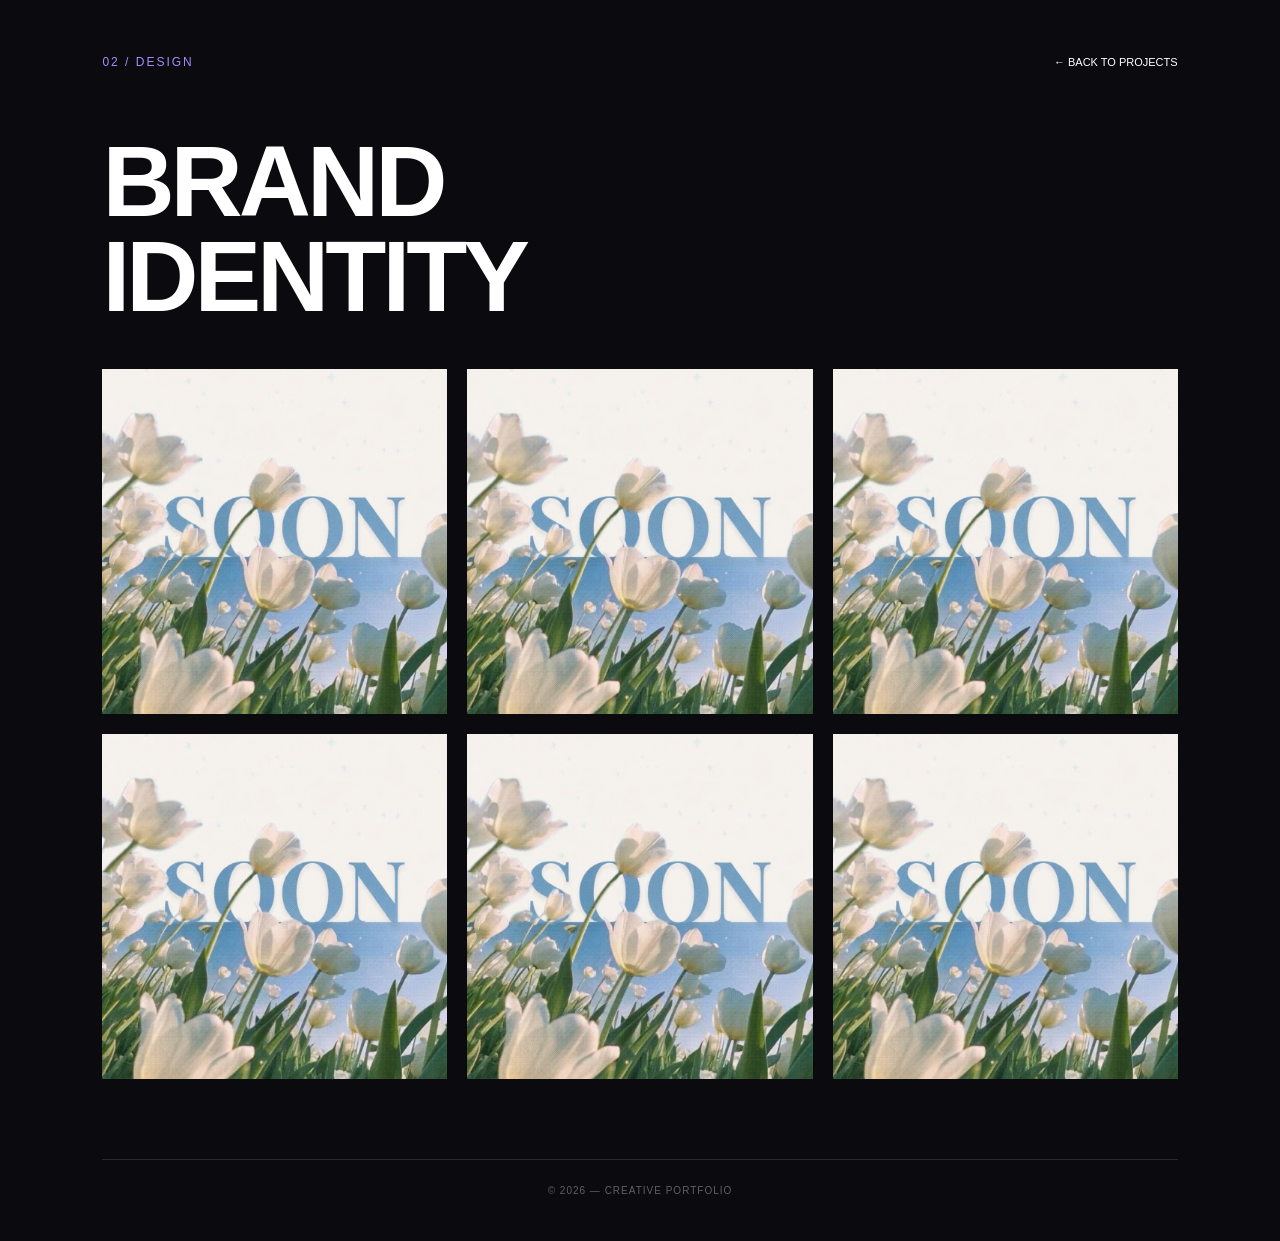
<file: pages/design.html>
<!DOCTYPE html>
<html lang="id">
<head>
    <meta charset="UTF-8">
    <meta name="viewport" content="width=device-width, initial-scale=1.0">

    <title>Creative Event | Portfolio</title>

    <!-- CSS utama -->
    <link rel="stylesheet" href="../css/style.css">

    <!-- CSS khusus gallery -->
    <link rel="stylesheet" href="../css/gallery2.css">
</head>

<body>

    <main class="poster-page">

        <!-- HEADER -->
        <header class="gallery-header">

            <div class="gallery-top">
                <p>02 / DESIGN</p>

                <a href="../index.html" class="back-link">
                    ← BACK TO PROJECTS
                </a>
            </div>

            <h1>
                BRAND<br>
                IDENTITY
            </h1>

        </header>


        <!-- POSTER GALLERY -->
        <section class="poster-gallery">

            <div class="poster-item">
                <img src="../images/design/design1.jpg"
                     alt="Creative Poster 1">
            </div>

            <div class="poster-item">
                <img src="../images/design/design2.jpg"
                     alt="Creative Poster 2">
            </div>

            <div class="poster-item">
                <img src="../images/design/design3.jpg"
                     alt="Creative Poster 3">
            </div>

            <div class="poster-item">
                <img src="../images/design/design4.jpg"
                     alt="Creative Poster 4">
            </div>

            <div class="poster-item">
                <img src="../images/design/design5.jpg"
                     alt="Creative Poster 5">
            </div>

            <div class="poster-item">
                <img src="../images/design/design6.jpg"
                     alt="Creative Poster 6">
            </div>

        </section>

        <footer class="gallery-footer">
            <p>© 2026 — CREATIVE PORTFOLIO</p>
        </footer>

    </main>

</body>
</html>
</file>
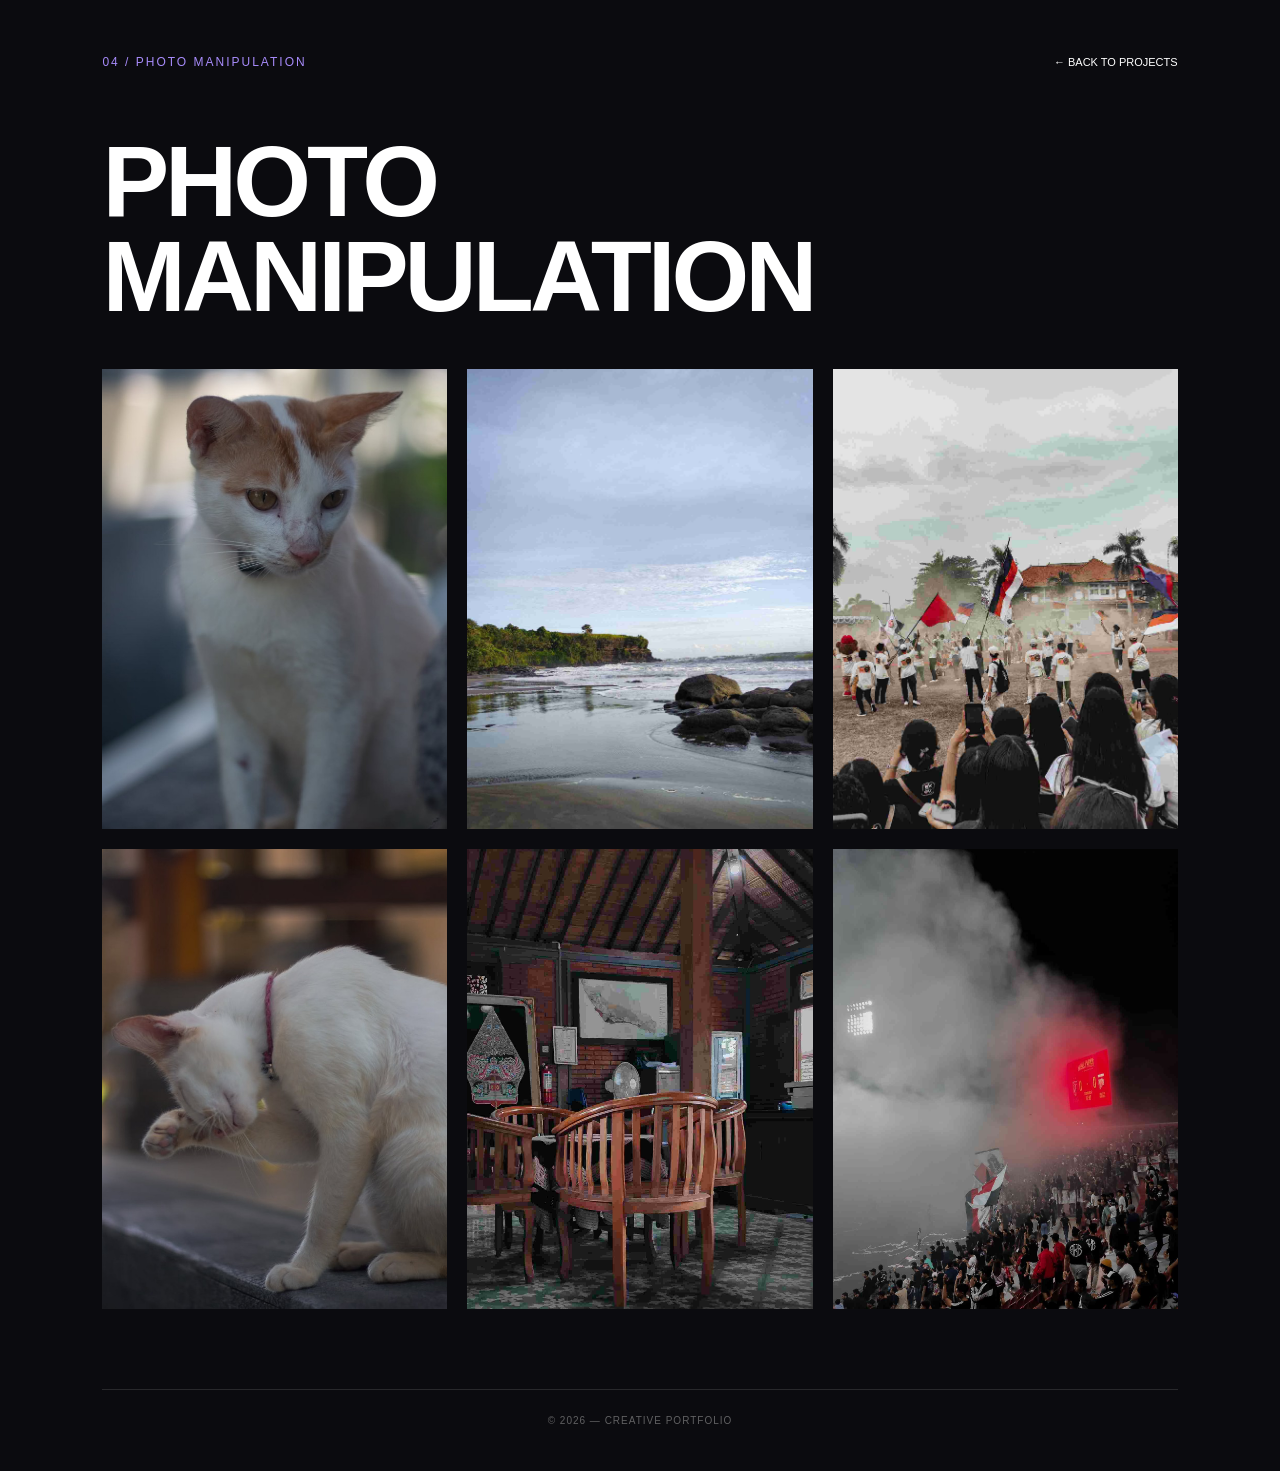
<file: pages/foto.html>
<!DOCTYPE html>
<html lang="id">
<head>
    <meta charset="UTF-8">
    <meta name="viewport" content="width=device-width, initial-scale=1.0">

    <title>Creative Event | Portfolio</title>

    <!-- CSS utama -->
    <link rel="stylesheet" href="../css/style.css">

    <!-- CSS khusus gallery -->
    <link rel="stylesheet" href="../css/gallery3.css">
</head>

<body>

    <main class="poster-page">

        <!-- HEADER -->
        <header class="gallery-header">

            <div class="gallery-top">
                <p>04 / PHOTO MANIPULATION</p>

                <a href="../index.html" class="back-link">
                    ← BACK TO PROJECTS
                </a>
            </div>

            <h1>
                PHOTO <br>
                MANIPULATION
            </h1>

        </header>


        <!-- POSTER GALLERY -->
        <section class="poster-gallery">

            <div class="poster-item">
                <img src="../images/foto/foto1.jpg"
                     alt="Creative Poster 1">
            </div>

            <div class="poster-item">
                <img src="../images/foto/foto2.jpg"
                     alt="Creative Poster 2">
            </div>

            <div class="poster-item">
                <img src="../images/foto/foto3.jpg"
                     alt="Creative Poster 3">
            </div>

            <div class="poster-item">
                <img src="../images/foto/foto4.jpg"
                     alt="Creative Poster 4">
            </div>

            <div class="poster-item">
                <img src="../images/foto/foto5.jpg"
                     alt="Creative Poster 5">
            </div>

            <div class="poster-item">
                <img src="../images/foto/foto6.jpg"
                     alt="Creative Poster 6">
            </div>

        </section>

        <footer class="gallery-footer">
            <p>© 2026 — CREATIVE PORTFOLIO</p>
        </footer>

    </main>

</body>
</html>
</file>
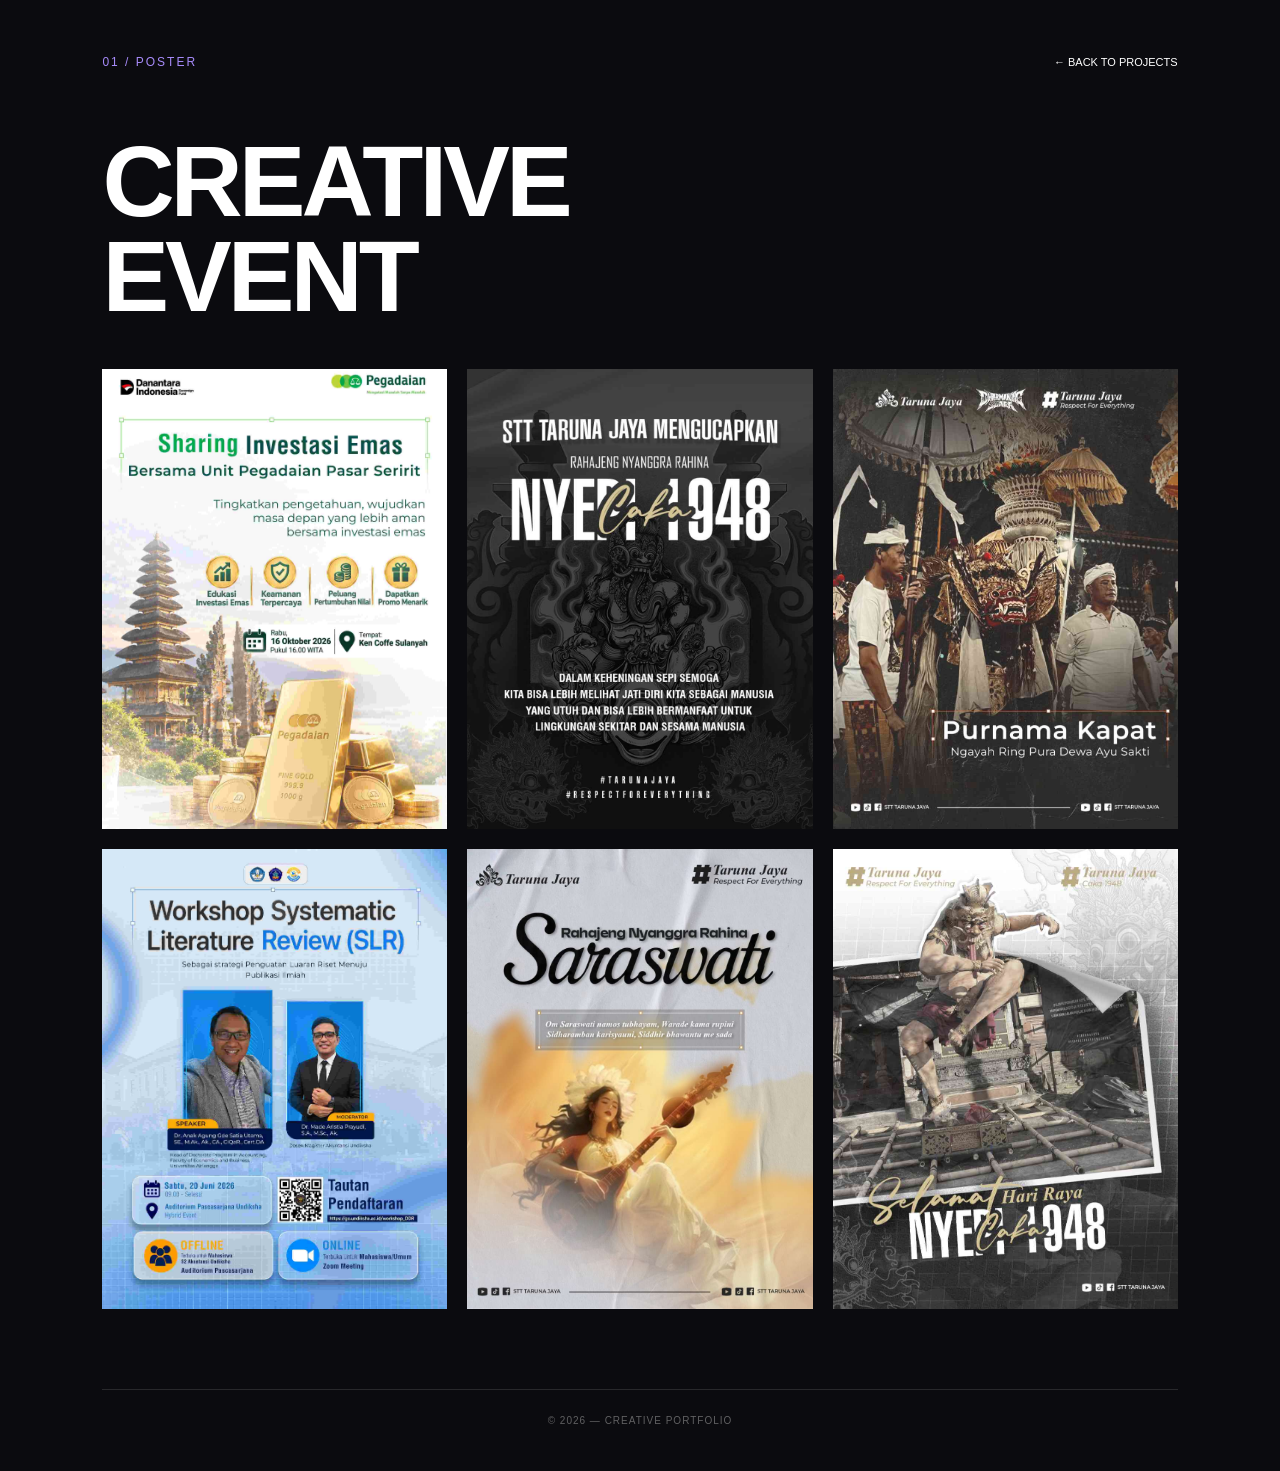
<file: pages/poster.html>
<!DOCTYPE html>
<html lang="id">
<head>
    <meta charset="UTF-8">
    <meta name="viewport" content="width=device-width, initial-scale=1.0">

    <title>Creative Event | Portfolio</title>

    <!-- CSS utama -->
    <link rel="stylesheet" href="../css/style.css">

    <!-- CSS khusus gallery -->
    <link rel="stylesheet" href="../css/gallery.css">
</head>

<body>

    <main class="poster-page">

        <!-- HEADER -->
        <header class="gallery-header">

            <div class="gallery-top">
                <p>01 / POSTER</p>

                <a href="../index.html" class="back-link">
                    ← BACK TO PROJECTS
                </a>
            </div>

            <h1>
                CREATIVE<br>
                EVENT
            </h1>

        </header>


        <!-- POSTER GALLERY -->
        <section class="poster-gallery">

            <div class="poster-item">
                <img src="../images/poster/poster1.jpg"
                     alt="Creative Poster 1">
            </div>

            <div class="poster-item">
                <img src="../images/poster/poster2.jpg"
                     alt="Creative Poster 2">
            </div>

            <div class="poster-item">
                <img src="../images/poster/poster3.jpg"
                     alt="Creative Poster 3">
            </div>

            <div class="poster-item">
                <img src="../images/poster/poster4.jpg"
                     alt="Creative Poster 4">
            </div>

            <div class="poster-item">
                <img src="../images/poster/poster5.jpg"
                     alt="Creative Poster 5">
            </div>

            <div class="poster-item">
                <img src="../images/poster/poster6.jpg"
                     alt="Creative Poster 6">
            </div>

        </section>

        <footer class="gallery-footer">
            <p>© 2026 — CREATIVE PORTFOLIO</p>
        </footer>

    </main>

</body>
</html>
</file>
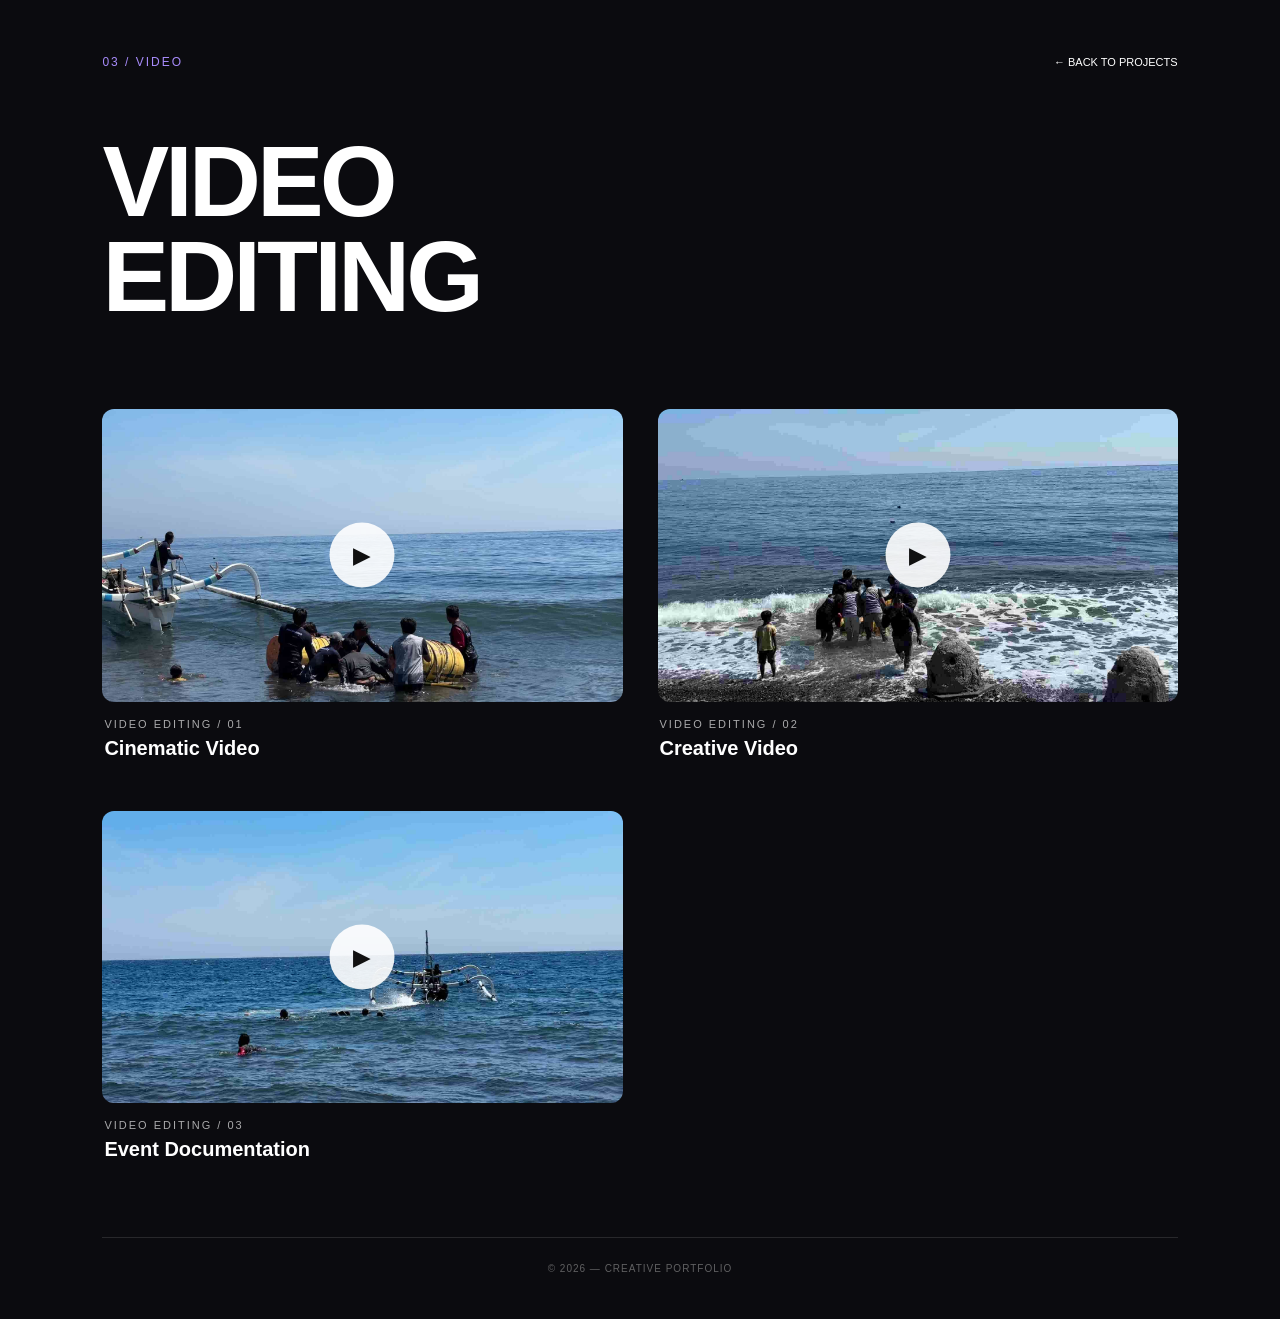
<file: pages/video.html>
<!DOCTYPE html>
<html lang="id">
<head>
    <meta charset="UTF-8">
    <meta name="viewport" content="width=device-width, initial-scale=1.0">

    <title>Video Editing | Creative Portfolio</title>

    <!-- CSS UTAMA -->
    <link rel="stylesheet" href="../css/style.css">

    <!-- CSS GALLERY -->
    <link rel="stylesheet" href="../css/gallery4.css">

    <!-- CSS VIDEO -->
    <link rel="stylesheet" href="../css/video.css">
</head>

<body>

    <main class="poster-page">

        <!-- HEADER -->
        <header class="gallery-header">

            <div class="gallery-top">
                <p>03 / VIDEO</p>

                <a href="../index.html" class="back-link">
                    ← BACK TO PROJECTS
                </a>
            </div>

            <h1>
                VIDEO<br>
                EDITING
            </h1>

        </header>


        <!-- VIDEO GALLERY -->
        <section class="video-gallery">

            <!-- VIDEO 1 -->
            <article class="video-item">

                <button
                    class="video-card"
                    type="button"
                    data-video="../videos/video1.mp4"
                    aria-label="Putar Cinematic Video">

                    <div class="video-thumbnail">

                        <img
                            src="../images/video/thumbnail1.jpg"
                            alt="Cinematic Video">

                        <span class="play-icon">▶</span>

                    </div>

                </button>

                <div class="video-info">
                    <p>VIDEO EDITING / 01</p>
                    <h3>Cinematic Video</h3>
                </div>

            </article>


            <!-- VIDEO 2 -->
            <article class="video-item">

                <button
                    class="video-card"
                    type="button"
                    data-video="../videos/video2.mp4"
                    aria-label="Putar Creative Video">

                    <div class="video-thumbnail">

                        <img
                            src="../images/video/thumbnail2.jpg"
                            alt="Creative Video">

                        <span class="play-icon">▶</span>

                    </div>

                </button>

                <div class="video-info">
                    <p>VIDEO EDITING / 02</p>
                    <h3>Creative Video</h3>
                </div>

            </article>


            <!-- VIDEO 3 -->
            <article class="video-item">

                <button
                    class="video-card"
                    type="button"
                    data-video="../videos/video3.mp4"
                    aria-label="Putar Event Documentation">

                    <div class="video-thumbnail">

                        <img
                            src="../images/video/thumbnail3.jpg"
                            alt="Event Documentation">

                        <span class="play-icon">▶</span>

                    </div>

                </button>

                <div class="video-info">
                    <p>VIDEO EDITING / 03</p>
                    <h3>Event Documentation</h3>
                </div>

            </article>

        </section>


        <!-- FOOTER -->
        <footer class="gallery-footer">
            <p>© 2026 — CREATIVE PORTFOLIO</p>
        </footer>

    </main>


    <!-- VIDEO POPUP MODAL -->
    <div
        class="video-modal"
        id="videoModal"
        aria-hidden="true">

        <div class="video-modal-content">

            <button
                class="close-video"
                id="closeVideo"
                type="button"
                aria-label="Tutup video">

                &times;

            </button>

            <video
                id="popupVideo"
                controls
                playsinline
                preload="metadata">

                Browser kamu tidak mendukung pemutaran video.

            </video>

        </div>

    </div>


    <!-- JAVASCRIPT VIDEO -->
    <script src="../js/video.js"></script>

</body>
</html>
</file>
<file: css/style.css>
/* RESET */
* {
    margin: 0;
    padding: 0;
    box-sizing: border-box;
}

html {
    scroll-behavior: smooth;
}

body {
    background: #0b0b0f;
    color: #ffffff;
    font-family: Arial, sans-serif;
}

/* NAVBAR */
.navbar {
    display: flex;
    justify-content: space-between;
    align-items: center;
    padding: 25px 8%;
    background: #0b0b0f;
}

.logo {
    font-size: 24px;
    font-weight: bold;
    color: white;
    text-decoration: none;
}

.logo span {
    color: #a78bfa;
}

.nav-links {
    display: flex;
    gap: 30px;
}

.nav-links a {
    color: #aaa;
    text-decoration: none;
    font-size: 14px;
    transition: 0.3s;
}

.nav-links a:hover {
    color: #a78bfa;
}

/* HERO */
.hero {
    min-height: 520px;
    display: flex;
    align-items: center;
    padding: 80px 10%;
    background:
        radial-gradient(circle at 80% 40%,
        #39235f 0%, transparent 40%);
}

.hero-content {
    max-width: 750px;
}

.tagline {
    color: #a78bfa;
    letter-spacing: 3px;
    font-size: 12px;
    margin-bottom: 20px;
}

.hero h1 {
    font-size: clamp(40px, 7vw, 75px);
    line-height: 1.1;
    margin-bottom: 25px;
}

.hero h1 span {
    color: #a78bfa;
}

.description {
    color: #aaa;
    line-height: 1.8;
    max-width: 550px;
    margin-bottom: 30px;
}

.main-button {
    display: inline-block;
    padding: 14px 25px;
    background: #a78bfa;
    color: #0b0b0f;
    border-radius: 6px;
    text-decoration: none;
    font-weight: bold;
}

/* PORTFOLIO */
.portfolio {
    padding: 90px 8%;
}

.section-heading {
    text-align: center;
    margin-bottom: 40px;
}

.section-heading h2 {
    font-size: 36px;
    margin-bottom: 12px;
}

.section-heading > p:last-child {
    color: #999;
}

/* SEARCH */
.search-box {
    max-width: 600px;
    margin: 0 auto 25px;
    display: flex;
    align-items: center;
    background: #17171f;
    border: 1px solid #333;
    border-radius: 10px;
    padding: 5px 15px;
}

.search-box span {
    font-size: 25px;
    color: #a78bfa;
}

.search-box input {
    flex: 1;
    padding: 15px;
    background: transparent;
    border: none;
    outline: none;
    color: white;
    font-size: 15px;
}

.search-box input::placeholder {
    color: #777;
}

#clearSearch {
    background: none;
    border: none;
    color: white;
    font-size: 23px;
    cursor: pointer;
}

/* FILTER */
.filter-buttons {
    display: flex;
    justify-content: center;
    flex-wrap: wrap;
    gap: 10px;
    margin-bottom: 40px;
}

.filter {
    background: #17171f;
    border: 1px solid #333;
    color: #aaa;
    padding: 10px 18px;
    border-radius: 30px;
    cursor: pointer;
    transition: 0.3s;
}

.filter:hover,
.filter.active {
    background: #a78bfa;
    color: #0b0b0f;
    border-color: #a78bfa;
}

/* PROJECT GRID */
.portfolio-grid {
    display: grid;
    grid-template-columns: repeat(2, 1fr);
    gap: 25px;
}

.project-card {
    background: #17171f;
    border-radius: 12px;
    overflow: hidden;
    transition: 0.3s;
}

.project-card:hover {
    transform: translateY(-7px);
}

.project-image {
    height: 270px;
    padding: 25px;
    display: flex;
    flex-direction: column;
    justify-content: space-between;
    overflow: hidden;
}

.project-image span {
    font-size: 11px;
    letter-spacing: 2px;
}

.project-image h3 {
    font-size: 35px;
    line-height: 1.1;
    letter-spacing: 2px;
}

.poster-cover {
    background: linear-gradient(135deg, #6d28d9, #ec4899);
}

.brand-cover {
    background: linear-gradient(135deg, #164e63, #22c55e);
}

.video-cover {
    background: linear-gradient(135deg, #111827, #475569);
}

.photo-cover {
    background: linear-gradient(135deg, #9a3412, #f59e0b);
}

.project-info {
    display: flex;
    justify-content: space-between;
    align-items: center;
    padding: 20px;
}

.project-info p {
    font-size: 10px;
    color: #a78bfa;
    margin-bottom: 8px;
}

.project-info h3 {
    font-size: 17px;
}

.detail-button {
    width: 40px;
    height: 40px;
    border: none;
    border-radius: 50%;
    background: #a78bfa;
    color: #0b0b0f;
    font-size: 20px;
    cursor: pointer;

    display: flex;
    justify-content: center;
    align-items: center;
    line-height: 1;
    padding: 0;
}

.empty-message {
    text-align: center;
    color: #aaa;
    margin-top: 30px;
}

/* ABOUT */
.about {
    padding: 100px 10%;
    background: #15151d;
    text-align: center;
}

.about h2 {
    font-size: 36px;
    margin-bottom: 20px;
}

.about > p:last-child {
    max-width: 650px;
    margin: auto;
    color: #aaa;
    line-height: 1.8;
}

/* FOOTER */
footer {
    padding: 70px 20px 25px;
    text-align: center;
}

footer h2 {
    margin-bottom: 15px;
}

footer p {
    color: #999;
    margin-bottom: 20px;
}

footer a {
    color: #a78bfa;
    text-decoration: none;
}

.copyright {
    font-size: 12px;
    margin-top: 60px;
}

/* MODAL */
.modal {
    display: none;
    position: fixed;
    inset: 0;
    background: rgba(0,0,0,0.8);
    justify-content: center;
    align-items: center;
    padding: 20px;
    z-index: 10;
}

.modal.show {
    display: flex;
}

.modal-content {
    background: #1c1c27;
    border: 1px solid #444;
    border-radius: 15px;
    padding: 35px;
    width: 100%;
    max-width: 450px;
    position: relative;
}

.modal-content h2 {
    margin-bottom: 15px;
}

.modal-content p:last-child {
    color: #aaa;
    line-height: 1.7;
}

.close-modal {
    position: absolute;
    right: 15px;
    top: 10px;
    background: none;
    border: none;
    color: white;
    font-size: 28px;
    cursor: pointer;
}

/* RESPONSIVE */
@media (max-width: 650px) {
    .navbar {
        flex-direction: column;
        gap: 20px;
    }

    .nav-links {
        gap: 15px;
        flex-wrap: wrap;
        justify-content: center;
    }

    .hero {
        min-height: 450px;
        padding: 60px 7%;
    }

    .portfolio {
        padding: 65px 6%;
    }

    .portfolio-grid {
        grid-template-columns: 1fr;
    }

    .project-image {
        height: 230px;
    }

    .section-heading h2,
    .about h2 {
        font-size: 28px;
    }
}

.project-link {
    display: contents;
    color: inherit;
    text-decoration: none;
}

.project-link:visited,
.project-link:hover,
.project-link:active {
    color: inherit;
    text-decoration: none;
}

.project-link .project-card {
    color: inherit;
}

/* =================================
   PORTFOLIO WITHOUT SEARCH BOX
================================= */

/* Jarak heading ke kategori */
.portfolio .section-heading {
    margin-bottom: 25px;
}

/* Posisi kategori */
.filter-buttons {
    margin-top: 0;
    margin-bottom: 35px;
}

/* Jarak kategori ke project */
.portfolio-grid {
    margin-top: 0;
}

/* MENGHILANGKAN GARIS FILTER KATEGORI */
.filter-buttons {
    border: none;
    border-bottom: none;
}

.filter {
    border: none;
    text-decoration: none;
}

.filter::after {
    display: none;
}


/* =================================
   SVG ARROW ICON
   FIX IPHONE & DESKTOP
================================= */

.arrow-icon {
    display: inline-block;
    width: 18px;
    height: 18px;
    flex-shrink: 0;
    vertical-align: middle;
}

/* EXPLORE BUTTON */
.main-button {
    display: inline-flex;
    align-items: center;
    gap: 8px;
}

/* PROJECT DETAIL BUTTON */
.detail-button {
    display: flex;
    justify-content: center;
    align-items: center;
    width: 40px;
    height: 40px;
    padding: 0;
}

.detail-button .arrow-icon {
    display: block;
    width: 20px;
    height: 20px;
}

/* CONTACT BUTTON */
footer > a {
    display: inline-flex;
    align-items: center;
    gap: 8px;
}
</file>
<file: css/gallery2.css>
/* =========================
   POSTER GALLERY PAGE
========================= */

.poster-page {
    width: 100%;
    min-height: 100vh;
    padding: 0 8%;
}

/* HEADER */

.gallery-header {
    padding-top: 55px;
    padding-bottom: 45px;
}

.gallery-top {
    display: flex;
    justify-content: space-between;
    align-items: center;
}

.gallery-top p {
    font-size: 12px;
    letter-spacing: 2px;
    color: #A78BFA;
}

.back-link {
    font-size: 11px;
    text-decoration: none;
    color: inherit;
    transition: 0.3s;
}

.back-link:hover {
    color: #A78BFA;
}

.gallery-header h1 {
    font-size: clamp(48px, 8vw, 100px);
    line-height: 0.95;
    letter-spacing: -4px;
    margin-top: 65px;
    margin-bottom: 0;
    font-weight: 700;
}


/* POSTER GRID */

.poster-gallery {
    display: grid;
    grid-template-columns: repeat(3, 1fr);
    gap: 20px;
    padding-bottom: 80px;
}

.poster-item {
    width: 100%;
    overflow: hidden;
    background: #222;
}

.poster-item img {
    width: 100%;
    aspect-ratio: 1 / 1;
    display: block;
    object-fit: cover;
    transition: transform 0.4s ease;
}

.poster-item:hover img {
    transform: scale(1.04);
}


/* FOOTER */

.gallery-footer {
    padding: 25px 0;
    border-top: 1px solid rgba(128,128,128,0.25);
}

.gallery-footer p {
    font-size: 10px;
    letter-spacing: 1px;
    opacity: 0.6;
}


/* TABLET */

@media (max-width: 900px) {

    .poster-gallery {
        grid-template-columns: repeat(2, 1fr);
        gap: 15px;
    }

}


/* MOBILE */

@media (max-width: 550px) {

    .poster-page {
        padding: 0 5%;
    }

    .gallery-header {
        padding-top: 35px;
    }

    .gallery-header h1 {
        font-size: 48px;
        letter-spacing: -2px;
        margin-top: 50px;
    }

    .poster-gallery {
        grid-template-columns: repeat(2, 1fr);
        gap: 10px;
    }

}
</file>
<file: css/gallery3.css>
/* =========================
   POSTER GALLERY PAGE
========================= */

.poster-page {
    width: 100%;
    min-height: 100vh;
    padding: 0 8%;
}

/* HEADER */

.gallery-header {
    padding-top: 55px;
    padding-bottom: 45px;
}

.gallery-top {
    display: flex;
    justify-content: space-between;
    align-items: center;
}

.gallery-top p {
    font-size: 12px;
    letter-spacing: 2px;
    color: #A78BFA;
}

.back-link {
    font-size: 11px;
    text-decoration: none;
    color: inherit;
    transition: 0.3s;
}

.back-link:hover {
    color: #A78BFA;
}

.gallery-header h1 {
    font-size: clamp(48px, 8vw, 100px);
    line-height: 0.95;
    letter-spacing: -4px;
    margin-top: 65px;
    margin-bottom: 0;
    font-weight: 700;
}


/* POSTER GRID */

.poster-gallery {
    display: grid;
    grid-template-columns: repeat(3, 1fr);
    gap: 20px;
    padding-bottom: 80px;
}

.poster-item {
    width: 100%;
    overflow: hidden;
    background: #222;
}

.poster-item img {
    width: 100%;
    aspect-ratio: 3 / 4;
    display: block;
    object-fit: cover;
    transition: transform 0.4s ease;
}

.poster-item:hover img {
    transform: scale(1.04);
}


/* FOOTER */

.gallery-footer {
    padding: 25px 0;
    border-top: 1px solid rgba(128,128,128,0.25);
}

.gallery-footer p {
    font-size: 10px;
    letter-spacing: 1px;
    opacity: 0.6;
}


/* TABLET */

@media (max-width: 900px) {

    .poster-gallery {
        grid-template-columns: repeat(2, 1fr);
        gap: 15px;
    }

}


/* MOBILE */

@media (max-width: 550px) {

    .poster-page {
        padding: 0 5%;
    }

    .gallery-header {
        padding-top: 35px;
    }

    .gallery-header h1 {
        font-size: 48px;
        letter-spacing: -2px;
        margin-top: 50px;
    }

    .poster-gallery {
        grid-template-columns: repeat(2, 1fr);
        gap: 10px;
    }

}
</file>
<file: css/gallery.css>
/* =========================
   POSTER GALLERY PAGE
========================= */

.poster-page {
    width: 100%;
    min-height: 100vh;
    padding: 0 8%;
}

/* HEADER */

.gallery-header {
    padding-top: 55px;
    padding-bottom: 45px;
}

.gallery-top {
    display: flex;
    justify-content: space-between;
    align-items: center;
}

.gallery-top p {
    font-size: 12px;
    letter-spacing: 2px;
    color: #A78BFA;
}

.back-link {
    font-size: 11px;
    text-decoration: none;
    color: inherit;
    transition: 0.3s;
}

.back-link:hover {
    color: #A78BFA;
}

.gallery-header h1 {
    font-size: clamp(48px, 8vw, 100px);
    line-height: 0.95;
    letter-spacing: -4px;
    margin-top: 65px;
    margin-bottom: 0;
    font-weight: 700;
}


/* POSTER GRID */

.poster-gallery {
    display: grid;
    grid-template-columns: repeat(3, 1fr);
    gap: 20px;
    padding-bottom: 80px;
}

.poster-item {
    width: 100%;
    overflow: hidden;
    background: #222;
}

.poster-item img {
    width: 100%;
    aspect-ratio: 3 / 4;
    display: block;
    object-fit: cover;
    transition: transform 0.4s ease;
}

.poster-item:hover img {
    transform: scale(1.04);
}


/* FOOTER */

.gallery-footer {
    padding: 25px 0;
    border-top: 1px solid rgba(128,128,128,0.25);
}

.gallery-footer p {
    font-size: 10px;
    letter-spacing: 1px;
    opacity: 0.6;
}


/* TABLET */

@media (max-width: 900px) {

    .poster-gallery {
        grid-template-columns: repeat(2, 1fr);
        gap: 15px;
    }

}


/* MOBILE */

@media (max-width: 550px) {

    .poster-page {
        padding: 0 5%;
    }

    .gallery-header {
        padding-top: 35px;
    }

    .gallery-header h1 {
        font-size: 48px;
        letter-spacing: -2px;
        margin-top: 50px;
    }

    .poster-gallery {
        grid-template-columns: repeat(2, 1fr);
        gap: 10px;
    }

}
</file>
<file: css/gallery4.css>
/* =========================
   POSTER GALLERY PAGE
========================= */

.poster-page {
    width: 100%;
    min-height: 100vh;
    padding: 0 8%;
}

/* HEADER */

.gallery-header {
    padding-top: 55px;
    padding-bottom: 45px;
}

.gallery-top {
    display: flex;
    justify-content: space-between;
    align-items: center;
}

.gallery-top p {
    font-size: 12px;
    letter-spacing: 2px;
    color: #A78BFA;
}

.back-link {
    font-size: 11px;
    text-decoration: none;
    color: inherit;
    transition: 0.3s;
}

.back-link:hover {
    color: #A78BFA;
}

.gallery-header h1 {
    font-size: clamp(48px, 8vw, 100px);
    line-height: 0.95;
    letter-spacing: -4px;
    margin-top: 65px;
    margin-bottom: 0;
    font-weight: 700;
}


/* POSTER GRID */

.poster-gallery {
    display: grid;
    grid-template-columns: repeat(3, 1fr);
    gap: 20px;
    padding-bottom: 80px;
}

.poster-item {
    width: 100%;
    overflow: hidden;
    background: #222;
}

.poster-item img {
    width: 100%;
    aspect-ratio: 16 / 9;
    display: block;
    object-fit: cover;
    transition: transform 0.4s ease;
}

.poster-item:hover img {
    transform: scale(1.04);
}


/* FOOTER */

.gallery-footer {
    padding: 25px 0;
    border-top: 1px solid rgba(128,128,128,0.25);
}

.gallery-footer p {
    font-size: 10px;
    letter-spacing: 1px;
    opacity: 0.6;
}


/* TABLET */

@media (max-width: 900px) {

    .poster-gallery {
        grid-template-columns: repeat(2, 1fr);
        gap: 15px;
    }

}


/* MOBILE */

@media (max-width: 550px) {

    .poster-page {
        padding: 0 5%;
    }

    .gallery-header {
        padding-top: 35px;
    }

    .gallery-header h1 {
        font-size: 48px;
        letter-spacing: -2px;
        margin-top: 50px;
    }

    .poster-gallery {
        grid-template-columns: repeat(2, 1fr);
        gap: 10px;
    }

}
</file>
<file: css/video.css>
/* =================================
   VIDEO GALLERY
================================= */

.video-gallery {
    display: grid;
    grid-template-columns: repeat(2, minmax(0, 1fr));
    gap: 35px;
    padding: 40px 0 60px;
}

.video-item {
    min-width: 0;
}

/* VIDEO CARD */

.video-card {
    display: block;
    width: 100%;
    padding: 0;
    border: none;
    background: transparent;
    cursor: pointer;
    text-align: left;
}

.video-thumbnail {
    position: relative;
    width: 100%;
    aspect-ratio: 16 / 9;
    overflow: hidden;
    border-radius: 12px;
    background: #171717;
}

.video-thumbnail img {
    display: block;
    width: 100%;
    height: 100%;
    object-fit: cover;
    transition: transform 0.5s ease;
}

/* HOVER EFFECT */

.video-card:hover .video-thumbnail img {
    transform: scale(1.06);
}

/* PLAY BUTTON */

.play-icon {
    position: absolute;
    top: 50%;
    left: 50%;

    transform: translate(-50%, -50%);

    display: flex;
    align-items: center;
    justify-content: center;

    width: 65px;
    height: 65px;

    border-radius: 50%;

    background: rgba(255, 255, 255, 0.9);
    color: #111;

    font-size: 23px;

    transition: 0.3s ease;
}

.video-card:hover .play-icon {
    background: #fff;
    transform: translate(-50%, -50%) scale(1.12);
}

.video-card:focus-visible {
    outline: 2px solid #fff;
    outline-offset: 5px;
    border-radius: 12px;
}

/* VIDEO INFORMATION */

.video-info {
    padding: 16px 2px;
}

.video-info p {
    font-size: 11px;
    letter-spacing: 2px;
    opacity: 0.65;
    margin-bottom: 7px;
}

.video-info h3 {
    font-size: 20px;
    font-weight: 600;
    margin: 0;
}


/* =================================
   VIDEO POPUP MODAL
================================= */

.video-modal {
    position: fixed;
    inset: 0;

    z-index: 9999;

    display: flex;
    align-items: center;
    justify-content: center;

    padding: 30px;

    background: rgba(0, 0, 0, 0.78);

    /* BACKGROUND BLUR */
    backdrop-filter: blur(14px);
    -webkit-backdrop-filter: blur(14px);

    opacity: 0;
    visibility: hidden;
    pointer-events: none;

    transition:
        opacity 0.3s ease,
        visibility 0.3s ease;
}

/* ACTIVE MODAL */

.video-modal.active {
    opacity: 1;
    visibility: visible;
    pointer-events: auto;
}


/* MODAL CONTENT */

.video-modal-content {
    position: relative;

    width: 100%;
    max-width: 1000px;

    transform: scale(0.92);
    transition: transform 0.3s ease;
}

.video-modal.active .video-modal-content {
    transform: scale(1);
}


/* VIDEO PLAYER */

.video-modal-content video {
    display: block;

    width: 100%;
    max-height: 82vh;

    background: #000;

    border-radius: 12px;

    object-fit: contain;
}


/* CLOSE BUTTON */

.close-video {
    position: absolute;

    top: -48px;
    right: 0;

    width: 40px;
    height: 40px;

    border: none;
    border-radius: 50%;

    background: rgba(255, 255, 255, 0.12);

    color: white;

    font-size: 28px;
    line-height: 1;

    cursor: pointer;

    transition: 0.3s ease;
}

.close-video:hover {
    background: rgba(255, 255, 255, 0.25);
    transform: rotate(90deg);
}


/* =================================
   RESPONSIVE
================================= */

@media (max-width: 768px) {

    .video-gallery {
        grid-template-columns: 1fr;
        gap: 25px;
    }

    .video-info h3 {
        font-size: 18px;
    }

    .video-modal {
        padding: 15px;
    }

    .video-modal-content video {
        max-height: 70vh;
    }

}

@media (max-width: 480px) {

    .play-icon {
        width: 52px;
        height: 52px;
        font-size: 19px;
    }

    .close-video {
        top: -42px;
    }

}
</file>
